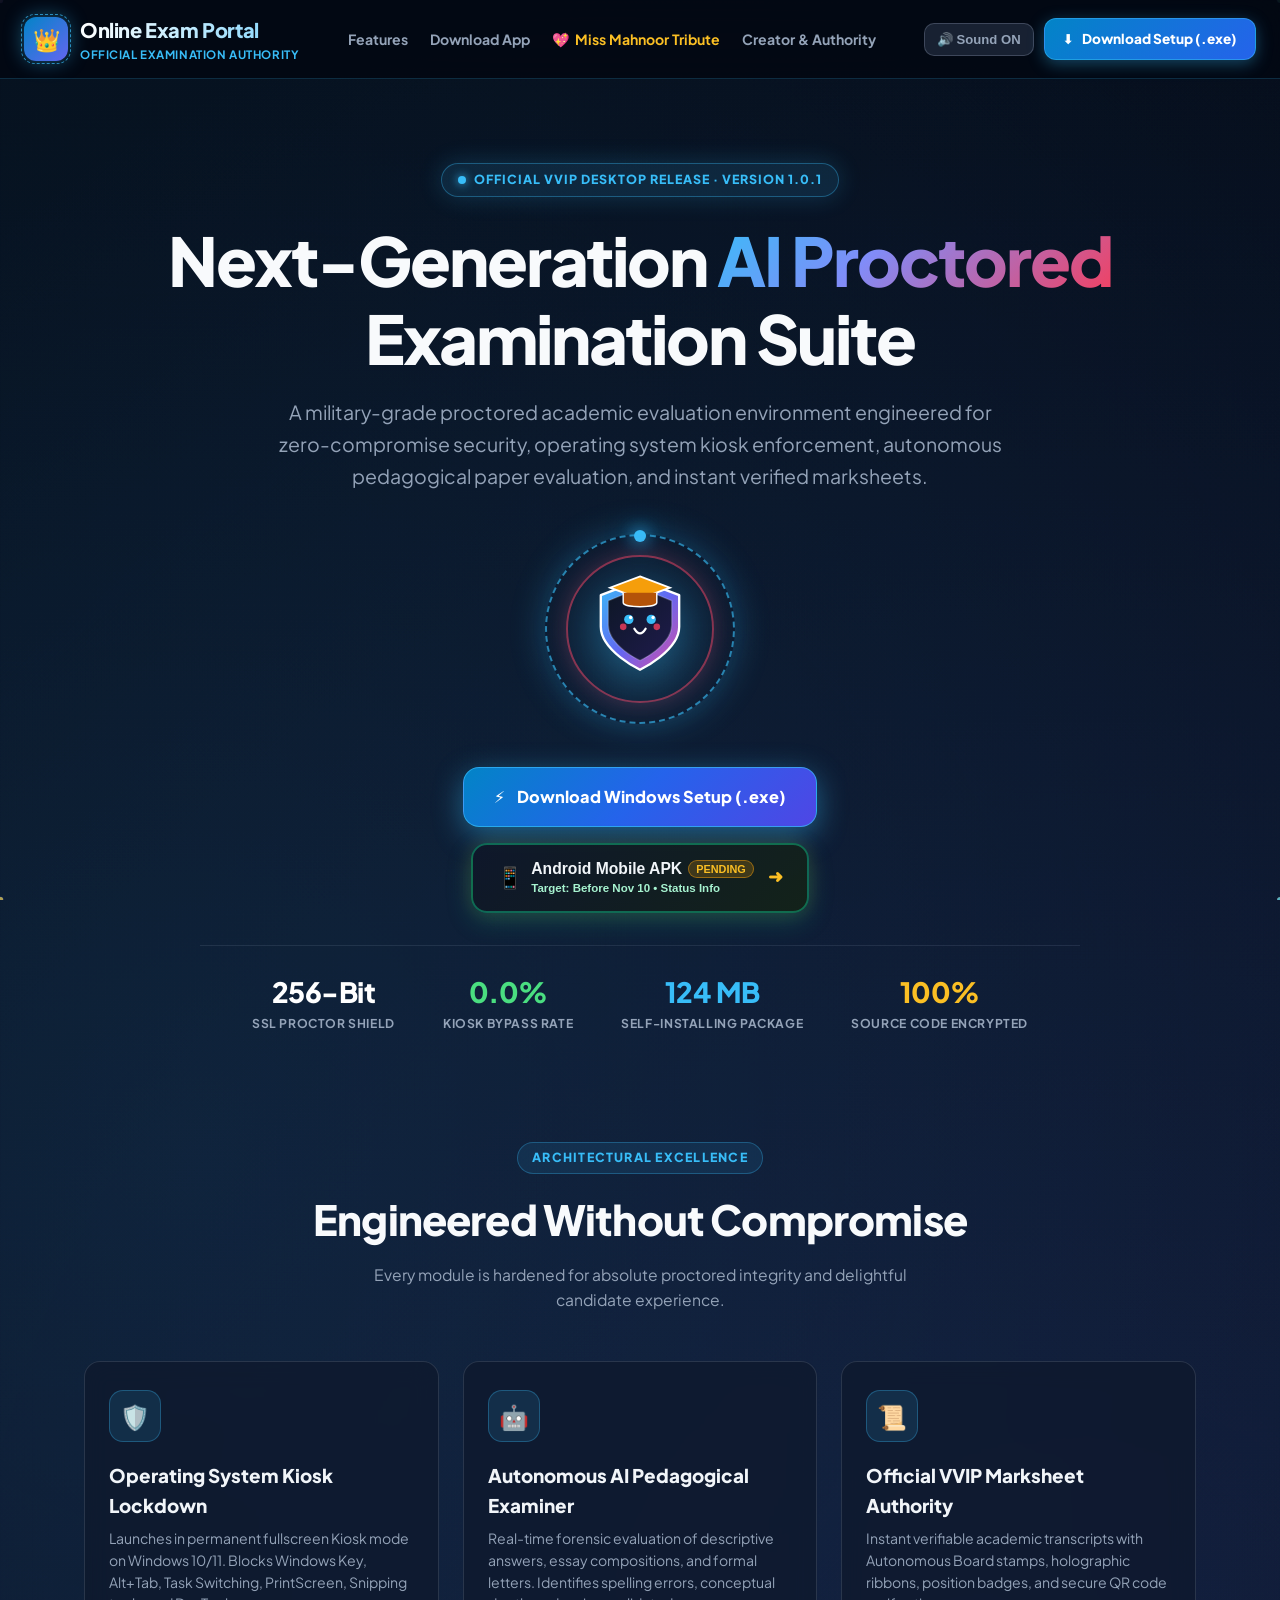
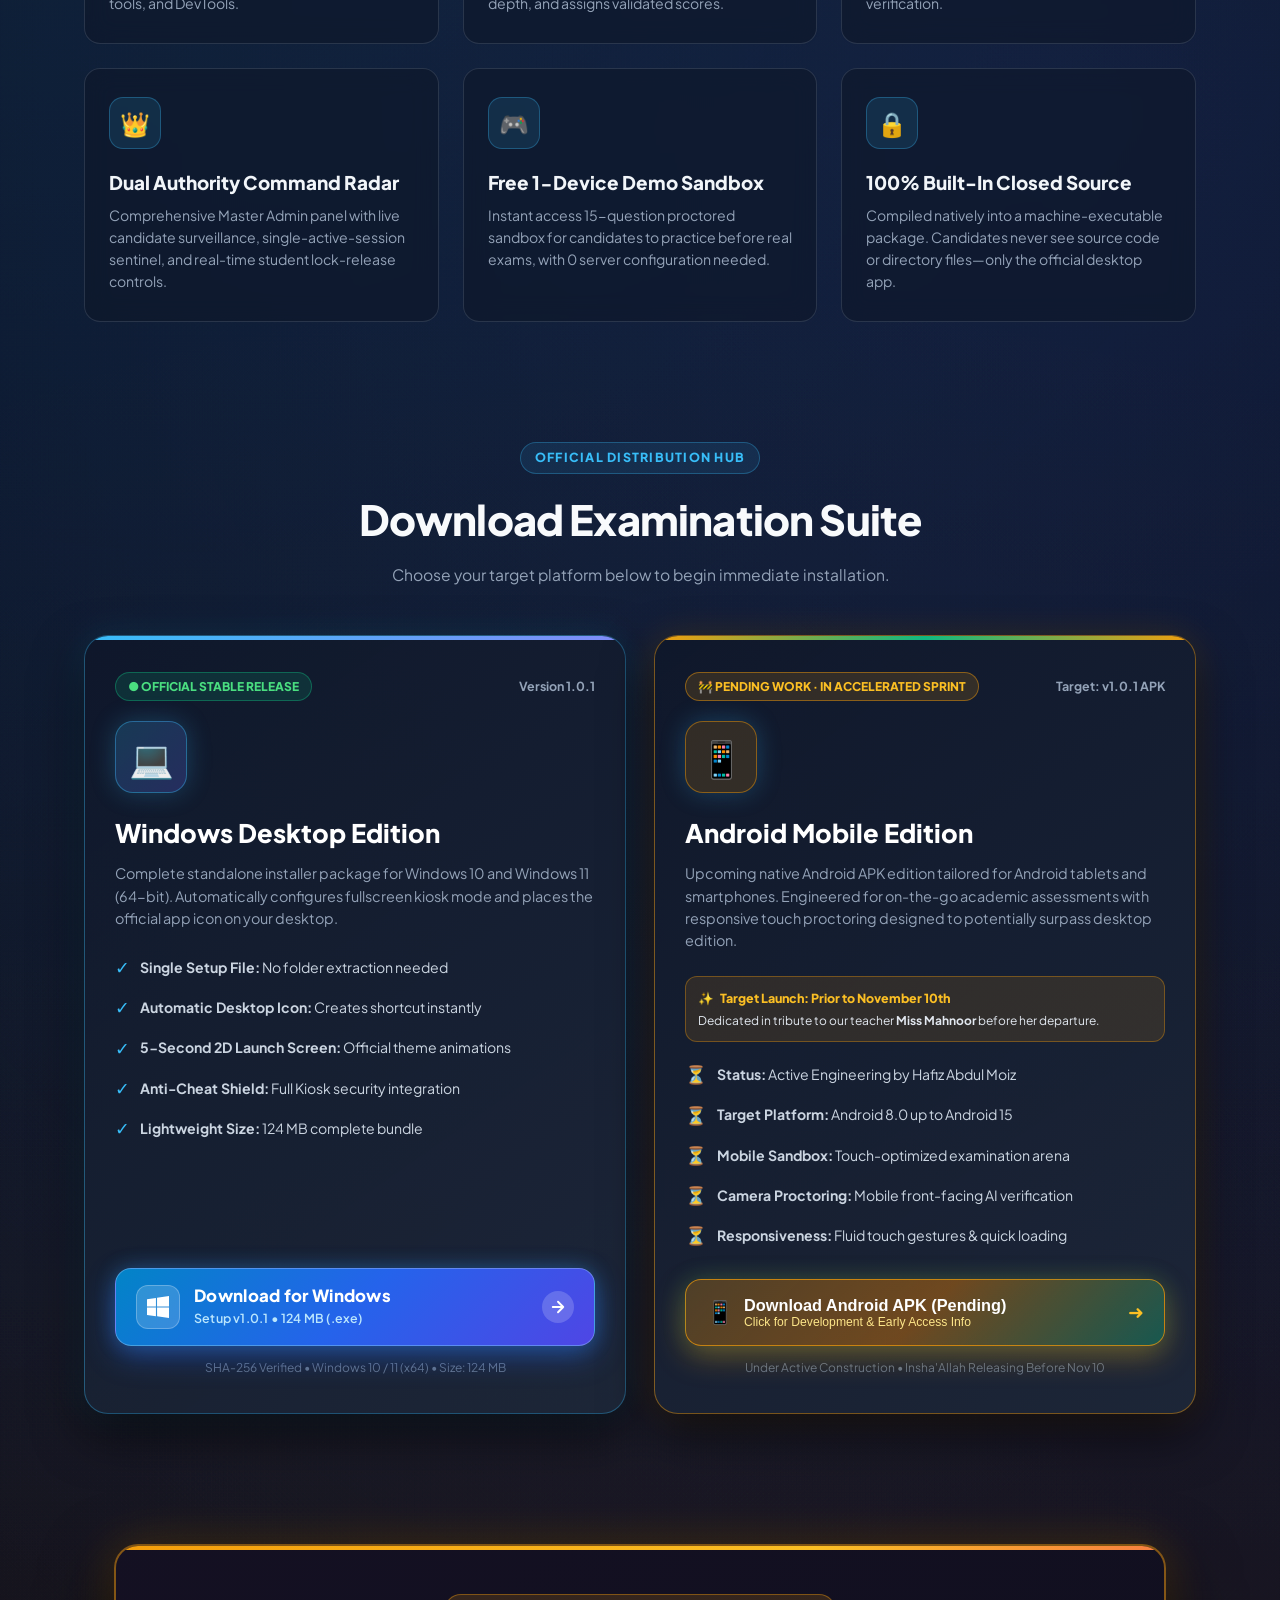
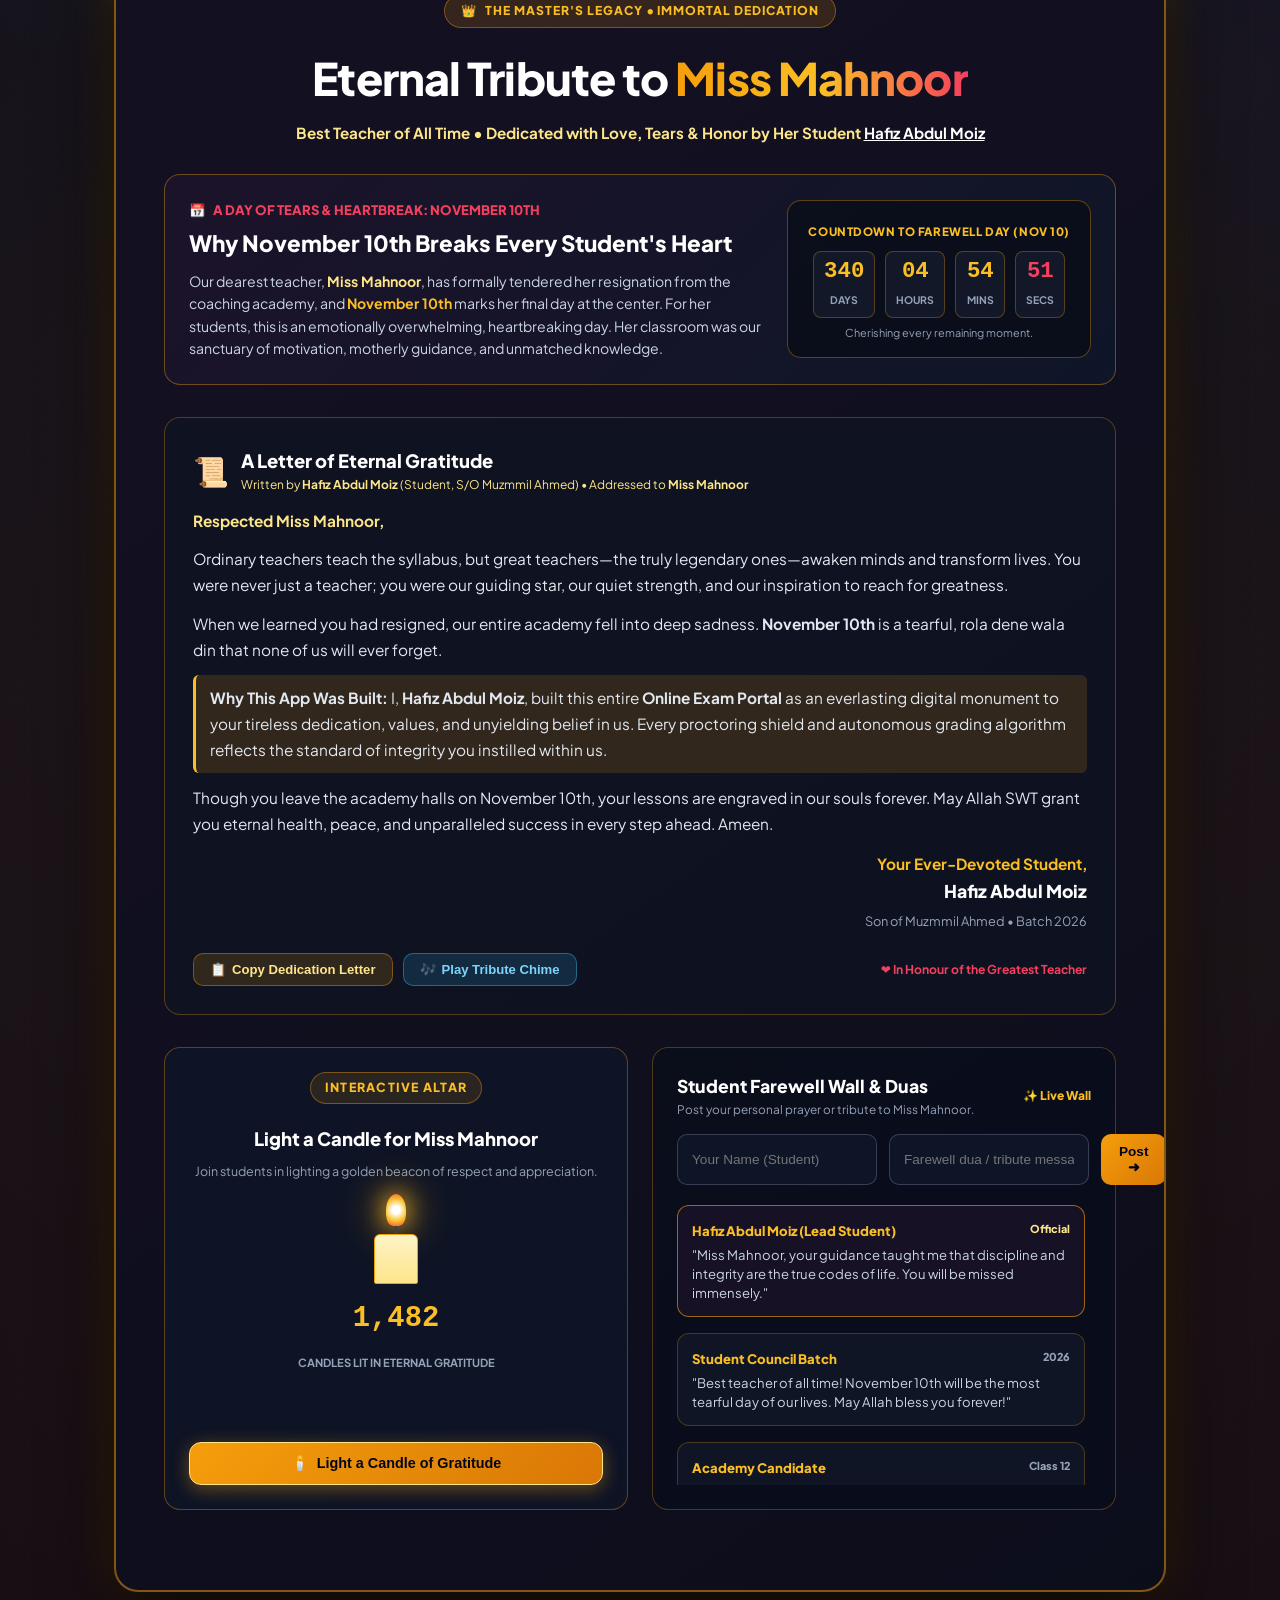
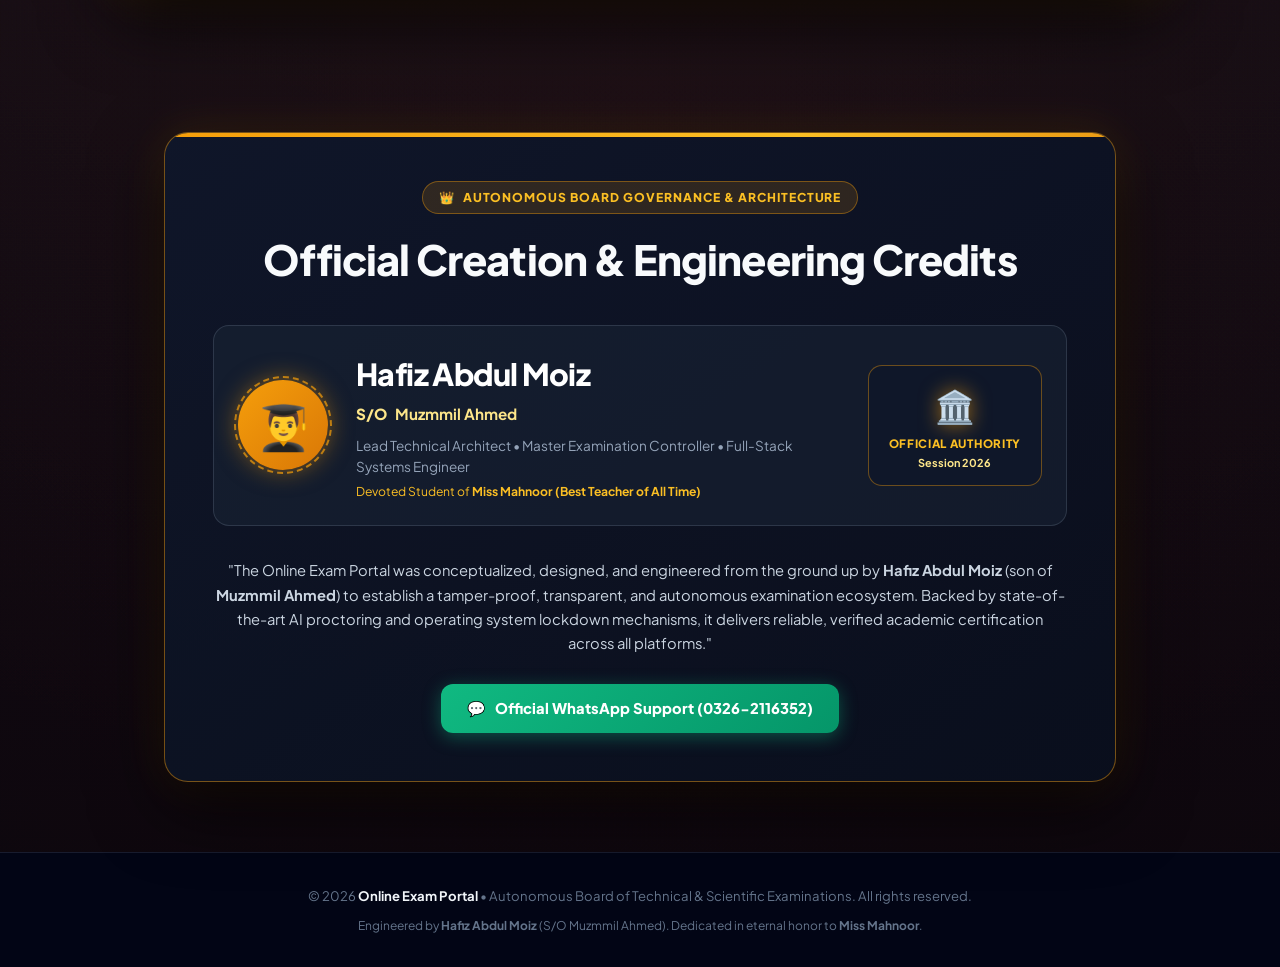
<file: index.html>
<!DOCTYPE html>
<html lang="en">
<head>
  <meta charset="UTF-8">
  <meta name="viewport" content="width=device-width, initial-scale=1.0">
  <meta name="description" content="Official Download & Architecture Hub for Online Exam Portal - Created by Hafiz Abdul Moiz, with an Eternal Tribute to Miss Mahnoor">
  <title>Download Online Exam Portal | Official AI Proctored Suite</title>
  <link rel="icon" type="image/x-icon" href="icon.ico">
  <link rel="preconnect" href="https://fonts.googleapis.com">
  <link rel="preconnect" href="https://fonts.gstatic.com" crossorigin>
  <link href="https://fonts.googleapis.com/css2?family=Cinzel:wght@600;700;900&family=Outfit:wght@500;700;800;900&family=Plus+Jakarta+Sans:wght@400;500;600;700;800&display=swap" rel="stylesheet">
  <link rel="stylesheet" href="style.css">
</head>
<body>
  <!-- Ambient Particle Constellation Canvas -->
  <canvas id="ambientCanvas"></canvas>

  <div class="page-wrapper">
    <!-- Top Navigation -->
    <header class="top-nav">
      <a href="index.html" class="nav-brand">
        <div class="brand-icon-box">
          <div class="brand-icon-ring"></div>
          <span>👑</span>
        </div>
        <div class="brand-text">
          <h1>Online Exam Portal</h1>
          <p>Official Examination Authority</p>
        </div>
      </a>

      <nav class="nav-links">
        <a href="#features" class="nav-link">Features</a>
        <a href="#downloads" class="nav-link">Download App</a>
        <a href="#tribute" class="nav-link nav-link-tribute">
          <span>💖</span> Miss Mahnoor Tribute
        </a>
        <a href="#creator" class="nav-link">Creator &amp; Authority</a>
      </nav>

      <div class="nav-actions">
        <button id="btnToggleSound" type="button" class="nav-btn-sound" title="Toggle audio feedback">
          🔊 Sound ON
        </button>
        <a id="navDownloadBtn" href="#downloads" class="nav-cta-btn">
          <span>⬇️</span> Download Setup (.exe)
        </a>
      </div>
    </header>

    <!-- Hero Section -->
    <section class="hero-section">
      <div class="hero-pill-badge">
        <span class="live-pulse-dot"></span>
        <span>OFFICIAL VVIP DESKTOP RELEASE · VERSION 1.0.1</span>
      </div>

      <h1 class="hero-title">
        Next-Generation <span class="gradient-text">AI Proctored</span> Examination Suite
      </h1>

      <p class="hero-subtitle">
        A military-grade proctored academic evaluation environment engineered for zero-compromise security, operating system kiosk enforcement, autonomous pedagogical paper evaluation, and instant verified marksheets.
      </p>

      <!-- Animated Floating Mascot -->
      <div class="mascot-hero-wrap">
        <div class="mascot-outer-ring">
          <div class="mascot-orbit-orb"></div>
        </div>
        <div class="mascot-inner-ring"></div>
        <div class="mascot-body-float">
          <svg width="112" height="112" viewBox="0 0 120 120" fill="none" xmlns="http://www.w3.org/2000/svg" style="filter: drop-shadow(0 12px 28px rgba(56, 189, 248, 0.55));">
            <defs>
              <linearGradient id="heroShieldGrad" x1="10" y1="20" x2="110" y2="110" gradientUnits="userSpaceOnUse">
                <stop stop-color="#38bdf8" />
                <stop offset="0.5" stop-color="#6366f1" />
                <stop offset="1" stop-color="#ec4899" />
              </linearGradient>
              <linearGradient id="heroCoreGrad" x1="30" y1="35" x2="90" y2="95" gradientUnits="userSpaceOnUse">
                <stop stop-color="#0f172a" />
                <stop offset="1" stop-color="#1e1b4b" />
              </linearGradient>
            </defs>
            <path d="M60 12L102 28V62C102 88 60 108 60 108C60 108 18 88 18 62V28L60 12Z" fill="url(#heroShieldGrad)" stroke="#ffffff" stroke-width="2.5" stroke-linejoin="round"/>
            <path d="M60 20L94 34V60C94 82 60 98 60 98C60 98 26 82 26 60V34L60 20Z" fill="url(#heroCoreGrad)" stroke="rgba(255,255,255,0.2)" stroke-width="1.5"/>
            <path d="M60 8L92 20L60 32L28 20L60 8Z" fill="#f59e0b" stroke="#ffffff" stroke-width="2"/>
            <path d="M42 25.5V36C42 42 78 42 78 36V25.5" fill="#b45309" stroke="#ffffff" stroke-width="1.5"/>
            <circle cx="48" cy="54" r="5" fill="#38bdf8"/>
            <circle cx="72" cy="54" r="5" fill="#38bdf8"/>
            <circle cx="50" cy="52" r="1.8" fill="#ffffff"/>
            <circle cx="74" cy="52" r="1.8" fill="#ffffff"/>
            <circle cx="42" cy="62" r="3.5" fill="#f43f5e" opacity="0.8"/>
            <circle cx="78" cy="62" r="3.5" fill="#f43f5e" opacity="0.8"/>
            <path d="M54 64C54 64 57 69 60 69C63 69 66 64 66 64" stroke="#ffffff" stroke-width="2.5" stroke-linecap="round"/>
          </svg>
        </div>
      </div>

      <!-- Hero Call-to-Action Buttons -->
      <div class="hero-cta-group">
        <a id="heroDownloadWinBtn" href="#downloads" class="btn-hero-primary">
          <span>⚡</span> Download Windows Setup (.exe)
        </a>
        <button id="heroApkBtn" type="button" class="btn-hero-android-enhanced">
          <div style="display:flex; align-items:center; gap:8px;">
            <span style="font-size:1.3rem;">📱</span>
            <div style="text-align:left;">
              <div style="display:flex; align-items:center;">
                <span id="heroApkTitle" style="font-weight:900;">Android Mobile APK</span>
                <span id="heroApkBadge" class="btn-android-badge-pending">Pending</span>
              </div>
              <small id="heroApkSub" style="font-size:0.72rem; color:#a7f3d0;">Target: Before Nov 10 • Status Info</small>
            </div>
          </div>
          <span style="font-size:1.1rem; color:#fbbf24;">➜</span>
        </button>
      </div>

      <!-- Hero Stats Row -->
      <div class="hero-stats-row">
        <div class="stat-item">
          <span class="stat-num">256-Bit</span>
          <span class="stat-lbl">SSL Proctor Shield</span>
        </div>
        <div class="stat-item">
          <span class="stat-num" style="color:#4ade80;">0.0%</span>
          <span class="stat-lbl">Kiosk Bypass Rate</span>
        </div>
        <div class="stat-item">
          <span class="stat-num" style="color:#38bdf8;">124 MB</span>
          <span class="stat-lbl">Self-Installing Package</span>
        </div>
        <div class="stat-item">
          <span class="stat-num" style="color:#fbbf24;">100%</span>
          <span class="stat-lbl">Source Code Encrypted</span>
        </div>
      </div>
    </section>

    <!-- Features Section -->
    <section id="features" class="features-section">
      <div class="section-header">
        <span class="section-tag">ARCHITECTURAL EXCELLENCE</span>
        <h2 class="section-title">Engineered Without Compromise</h2>
        <p class="section-sub">Every module is hardened for absolute proctored integrity and delightful candidate experience.</p>
      </div>

      <div class="feature-cards-grid">
        <div class="feature-box">
          <div class="feature-icon-circle">🛡️</div>
          <h3>Operating System Kiosk Lockdown</h3>
          <p>Launches in permanent fullscreen Kiosk mode on Windows 10/11. Blocks Windows Key, Alt+Tab, Task Switching, PrintScreen, Snipping tools, and DevTools.</p>
        </div>

        <div class="feature-box">
          <div class="feature-icon-circle">🤖</div>
          <h3>Autonomous AI Pedagogical Examiner</h3>
          <p>Real-time forensic evaluation of descriptive answers, essay compositions, and formal letters. Identifies spelling errors, conceptual depth, and assigns validated scores.</p>
        </div>

        <div class="feature-box">
          <div class="feature-icon-circle">📜</div>
          <h3>Official VVIP Marksheet Authority</h3>
          <p>Instant verifiable academic transcripts with Autonomous Board stamps, holographic ribbons, position badges, and secure QR code verification.</p>
        </div>

        <div class="feature-box">
          <div class="feature-icon-circle">👑</div>
          <h3>Dual Authority Command Radar</h3>
          <p>Comprehensive Master Admin panel with live candidate surveillance, single-active-session sentinel, and real-time student lock-release controls.</p>
        </div>

        <div class="feature-box">
          <div class="feature-icon-circle">🎮</div>
          <h3>Free 1-Device Demo Sandbox</h3>
          <p>Instant access 15-question proctored sandbox for candidates to practice before real exams, with 0 server configuration needed.</p>
        </div>

        <div class="feature-box">
          <div class="feature-icon-circle">🔒</div>
          <h3>100% Built-In Closed Source</h3>
          <p>Compiled natively into a machine-executable package. Candidates never see source code or directory files—only the official desktop app.</p>
        </div>
      </div>
    </section>

    <!-- Download Section -->
    <section id="downloads" class="download-section">
      <div class="section-header">
        <span class="section-tag">OFFICIAL DISTRIBUTION HUB</span>
        <h2 class="section-title">Download Examination Suite</h2>
        <p class="section-sub">Choose your target platform below to begin immediate installation.</p>
      </div>

      <div class="download-cards-grid">
        <!-- Windows Edition Card -->
        <article class="download-card">
          <div class="card-accent-strip"></div>
          <div>
            <div class="card-badge-row">
              <span class="card-badge-active">● OFFICIAL STABLE RELEASE</span>
              <span class="version-tag">Version 1.0.1</span>
            </div>

            <div class="card-icon-display">💻</div>

            <h3 class="card-title">Windows Desktop Edition</h3>
            <p class="card-desc">
              Complete standalone installer package for Windows 10 and Windows 11 (64-bit). Automatically configures fullscreen kiosk mode and places the official app icon on your desktop.
            </p>

            <ul class="card-feature-list">
              <li><span class="check-icon">✓</span> <span><strong>Single Setup File:</strong> No folder extraction needed</span></li>
              <li><span class="check-icon">✓</span> <span><strong>Automatic Desktop Icon:</strong> Creates shortcut instantly</span></li>
              <li><span class="check-icon">✓</span> <span><strong>5-Second 2D Launch Screen:</strong> Official theme animations</span></li>
              <li><span class="check-icon">✓</span> <span><strong>Anti-Cheat Shield:</strong> Full Kiosk security integration</span></li>
              <li><span class="check-icon">✓</span> <span><strong>Lightweight Size:</strong> 124 MB complete bundle</span></li>
            </ul>
          </div>

          <div class="card-footer-action">
            <a id="btnDownloadWindowsSetup"
               href="https://github.com/Hafiz-Abdul-Moiz/Online-Exam-Portal./releases/download/v1.0.1/Online.Exam.Portal.Setup.1.0.1.exe"
               class="btn-download-primary"
               download="Online.Exam.Portal.Setup.1.0.1.exe">
              <div class="btn-glow-layer"></div>
              <div class="btn-inner-content">
                <span class="btn-icon-wrap">
                  <svg class="win-icon" viewBox="0 0 24 24" fill="currentColor">
                    <path d="M0 3.449L9.75 2.1v9.451H0m10.949-9.602L24 0v11.551H10.949M0 12.6h9.75v9.451L0 20.699M10.949 12.6H24V24l-12.951-1.802"/>
                  </svg>
                </span>
                
                <div class="btn-text-group">
                  <span class="btn-title">Download for Windows</span>
                  <span class="btn-subtitle">Setup v1.0.1 • 124 MB (.exe)</span>
                </div>
                
                <span class="btn-arrow-wrap">
                  <svg class="arrow-icon" viewBox="0 0 24 24" fill="none" stroke="currentColor" stroke-width="2.5" stroke-linecap="round" stroke-linejoin="round">
                    <path d="M5 12h14M12 5l7 7-7 7"/>
                  </svg>
                </span>
              </div>
            </a>
            <p class="card-meta-note">SHA-256 Verified &bull; Windows 10 / 11 (x64) &bull; Size: 124 MB</p>
          </div>
        </article>

        <!-- Upgraded Android Edition Card -->
        <article class="download-card" style="border-color: rgba(245, 158, 11, 0.45); box-shadow: 0 20px 50px rgba(0,0,0,0.6), 0 0 35px rgba(245, 158, 11, 0.16);">
          <div class="card-accent-strip" style="background: linear-gradient(90deg, #f59e0b, #10b981, #f59e0b);"></div>
          <div>
            <div class="card-badge-row">
              <span id="cardApkBadge" class="card-badge-pending">🚧 PENDING WORK · IN ACCELERATED SPRINT</span>
              <span class="version-tag">Target: v1.0.1 APK</span>
            </div>

            <div class="card-icon-display" style="background: rgba(245, 158, 11, 0.15); border-color: rgba(245, 158, 11, 0.45); color: #fbbf24;">📱</div>

            <h3 class="card-title">Android Mobile Edition</h3>
            <p class="card-desc">
              Upcoming native Android APK edition tailored for Android tablets and smartphones. Engineered for on-the-go academic assessments with responsive touch proctoring designed to potentially surpass desktop edition.
            </p>

            <div style="background: rgba(245, 158, 11, 0.12); border: 1px solid rgba(245, 158, 11, 0.35); border-radius: 12px; padding: 12px; margin-bottom: 18px;">
              <div style="font-size:0.78rem; font-weight:800; color:#fbbf24; margin-bottom:4px; display:flex; align-items:center; gap:6px;">
                <span>✨</span> Target Launch: Prior to November 10th
              </div>
              <p style="font-size:0.75rem; color:#e2e8f0; line-height:1.4;">
                Dedicated in tribute to our teacher <strong>Miss Mahnoor</strong> before her departure.
              </p>
            </div>

            <ul class="card-feature-list">
              <li><span class="pending-bullet">⏳</span> <span><strong>Status:</strong> Active Engineering by Hafiz Abdul Moiz</span></li>
              <li><span class="pending-bullet">⏳</span> <span><strong>Target Platform:</strong> Android 8.0 up to Android 15</span></li>
              <li><span class="pending-bullet">⏳</span> <span><strong>Mobile Sandbox:</strong> Touch-optimized examination arena</span></li>
              <li><span class="pending-bullet">⏳</span> <span><strong>Camera Proctoring:</strong> Mobile front-facing AI verification</span></li>
              <li><span class="pending-bullet">⏳</span> <span><strong>Responsiveness:</strong> Fluid touch gestures &amp; quick loading</span></li>
            </ul>
          </div>

          <div class="card-action-wrap">
            <button id="btnOpenApkPendingModal" type="button" class="btn-download-apk-enhanced">
              <div style="display:flex; align-items:center; justify-content:space-between; width:100%;">
                <div style="display:flex; align-items:center; gap:10px;">
                  <span style="font-size:1.4rem;">📱</span>
                  <div>
                    <span id="btnApkCardTitle" style="display:block; font-size:1.02rem; font-weight:900; color:#ffffff;">Download Android APK (Pending)</span>
                    <span id="btnApkCardSubtitle" style="display:block; font-size:0.76rem; color:#fde68a;">Click for Development &amp; Early Access Info</span>
                  </div>
                </div>
                <span style="font-size:1.2rem; color:#fbbf24;">➜</span>
              </div>
            </button>
            <p id="cardApkFooterNote" class="card-meta-note">Under Active Construction &bull; Insha'Allah Releasing Before Nov 10</p>
          </div>
        </article>
      </div>
    </section>

    <!-- HEARTFELT TRIBUTE TO MISS MAHNOOR SECTION -->
    <section id="tribute" class="tribute-section">
      <div class="tribute-main-card">
        <div class="tribute-gold-laser"></div>

        <!-- Clean header container with zero CSS linter warnings -->
        <div class="tribute-header-container">
          <div class="tribute-header-badge">
            <span>👑</span> THE MASTER'S LEGACY &bull; IMMORTAL DEDICATION
          </div>
          <h2 class="tribute-hero-title">
            Eternal Tribute to <span class="tribute-name-highlight">Miss Mahnoor</span>
          </h2>
          <p class="tribute-subtitle">
            Best Teacher of All Time &bull; Dedicated with Love, Tears &amp; Honor by Her Student <span class="tribute-creator-name">Hafiz Abdul Moiz</span>
          </p>
        </div>

        <!-- Emotional November 10th Resignation Banner & Countdown -->
        <div class="tribute-farewell-banner">
          <div>
            <div style="display: flex; align-items: center; gap: 8px; color: #f43f5e; font-size: 0.82rem; font-weight: 900; text-transform: uppercase; margin-bottom: 6px;">
              <span>📅</span> A Day of Tears &amp; Heartbreak: November 10th
            </div>
            <h3 style="font-size: 1.4rem; font-weight: 900; color: #ffffff; margin-bottom: 8px;">
              Why November 10th Breaks Every Student's Heart
            </h3>
            <p style="font-size: 0.88rem; color: #cbd5e1; line-height: 1.6;">
              Our dearest teacher, <strong style="color:#fde68a;">Miss Mahnoor</strong>, has formally tendered her resignation from the coaching academy, and <strong style="color:#fbbf24;">November 10th</strong> marks her final day at the center. For her students, this is an emotionally overwhelming, heartbreaking day. Her classroom was our sanctuary of motivation, motherly guidance, and unmatched knowledge.
            </p>
          </div>

          <div class="tribute-countdown-box">
            <span style="font-size: 0.72rem; font-weight: 800; color: #fbbf24; text-transform: uppercase; letter-spacing: 0.05em;">
              Countdown to Farewell Day (Nov 10)
            </span>
            <div class="countdown-digits-grid">
              <div class="countdown-digit-cell">
                <span id="tributeDays" class="countdown-val">00</span>
                <span class="countdown-lbl">Days</span>
              </div>
              <div class="countdown-digit-cell">
                <span id="tributeHours" class="countdown-val">00</span>
                <span class="countdown-lbl">Hours</span>
              </div>
              <div class="countdown-digit-cell">
                <span id="tributeMins" class="countdown-val">00</span>
                <span class="countdown-lbl">Mins</span>
              </div>
              <div class="countdown-digit-cell">
                <span id="tributeSecs" class="countdown-val" style="color:#f43f5e;">00</span>
                <span class="countdown-lbl">Secs</span>
              </div>
            </div>
            <small style="font-size: 0.68rem; color: #94a3b8; display: block; margin-top: 6px;">
              Cherishing every remaining moment.
            </small>
          </div>
        </div>

        <!-- Dedication Letter from Hafiz Abdul Moiz -->
        <div class="tribute-letter-box">
          <div style="display:flex; align-items:center; gap:12px; margin-bottom:14px;">
            <span style="font-size: 1.8rem;">📜</span>
            <div>
              <h4 style="font-size: 1.15rem; font-weight: 900; color: #ffffff;">A Letter of Eternal Gratitude</h4>
              <p style="font-size: 0.75rem; color: #fde68a;">
                Written by <strong>Hafiz Abdul Moiz</strong> (Student, S/O Muzmmil Ahmed) &bull; Addressed to <strong>Miss Mahnoor</strong>
              </p>
            </div>
          </div>

          <div class="tribute-letter-quote">
            <p style="margin-bottom: 12px; font-weight: 700; color: #fde68a;">Respected Miss Mahnoor,</p>
            <p style="margin-bottom: 12px;">
              Ordinary teachers teach the syllabus, but great teachers—the truly legendary ones—awaken minds and transform lives. You were never just a teacher; you were our guiding star, our quiet strength, and our inspiration to reach for greatness.
            </p>
            <p style="margin-bottom: 12px;">
              When we learned you had resigned, our entire academy fell into deep sadness. <strong>November 10th</strong> is a tearful, rola dene wala din that none of us will ever forget.
            </p>
            <p style="margin-bottom: 12px; background: rgba(245, 158, 11, 0.15); border-left: 3px solid #fbbf24; padding: 10px 14px; border-radius: 6px;">
              <strong>Why This App Was Built:</strong> I, <strong>Hafiz Abdul Moiz</strong>, built this entire <strong>Online Exam Portal</strong> as an everlasting digital monument to your tireless dedication, values, and unyielding belief in us. Every proctoring shield and autonomous grading algorithm reflects the standard of integrity you instilled within us.
            </p>
            <p>
              Though you leave the academy halls on November 10th, your lessons are engraved in our souls forever. May Allah SWT grant you eternal health, peace, and unparalleled success in every step ahead. Ameen.
            </p>
            <div style="text-align: right; margin-top: 14px;">
              <strong style="color: #fbbf24; display:block;">Your Ever-Devoted Student,</strong>
              <span style="color: #ffffff; font-weight: 900; font-size: 1.1rem;">Hafiz Abdul Moiz</span><br>
              <small style="color: #94a3b8;">Son of Muzmmil Ahmed &bull; Batch 2026</small>
            </div>
          </div>

          <div class="tribute-letter-actions">
            <div style="display:flex; gap:10px; flex-wrap:wrap;">
              <button id="btnCopyTributeLetter" type="button" class="btn-tribute-action">
                <span>📋</span> Copy Dedication Letter
              </button>
              <button id="btnPlayTributeMelody" type="button" class="btn-tribute-action" style="background:rgba(56,189,248,0.15); border-color:rgba(56,189,248,0.4); color:#7dd3fc;">
                <span>🎶</span> Play Tribute Chime
              </button>
            </div>
            <span style="font-size: 0.76rem; color: #f43f5e; font-weight: 700;">
              ❤️ In Honour of the Greatest Teacher
            </span>
          </div>
        </div>

        <!-- Interactive Candle + Guestbook Row -->
        <div class="tribute-interact-row">
          <!-- Candle Altar -->
          <div class="tribute-candle-card">
            <div>
              <span class="section-tag section-tag-gold">INTERACTIVE ALTAR</span>
              <h4 style="font-size: 1.15rem; font-weight: 900; color: #ffffff; margin: 8px 0;">
                Light a Candle for Miss Mahnoor
              </h4>
              <p style="font-size: 0.78rem; color: #94a3b8;">
                Join students in lighting a golden beacon of respect and appreciation.
              </p>

              <!-- Animated Candle -->
              <div class="candle-graphic-wrap">
                <div class="candle-flame"></div>
                <div class="candle-wick"></div>
                <div class="candle-body"></div>
              </div>

              <div id="candleCountDisplay" class="candle-count-display">1,482</div>
              <small style="font-size: 0.7rem; color: #94a3b8; text-transform: uppercase; font-weight: 700;">
                Candles Lit in Eternal Gratitude
              </small>
            </div>

            <button id="btnLightCandle" type="button" class="btn-light-candle" style="margin-top: 18px;">
              <span>🕯️</span> Light a Candle of Gratitude
            </button>
          </div>

          <!-- Student Farewell Guestbook -->
          <div class="tribute-guestbook-wrap">
            <div style="display: flex; justify-content: space-between; align-items: center; margin-bottom: 14px;">
              <div>
                <h4 style="font-size: 1.1rem; font-weight: 900; color: #ffffff;">
                  Student Farewell Wall &amp; Duas
                </h4>
                <p style="font-size: 0.74rem; color: #94a3b8;">
                  Post your personal prayer or tribute to Miss Mahnoor.
                </p>
              </div>
              <span style="font-size: 0.75rem; color: #fbbf24; font-weight: 800;">
                ✨ Live Wall
              </span>
            </div>

            <form id="tributeGuestbookForm" class="guestbook-form">
              <input id="guestbookAuthor" type="text" placeholder="Your Name (Student)" class="guestbook-input" required>
              <input id="guestbookMessage" type="text" placeholder="Farewell dua / tribute message to Miss Mahnoor..." class="guestbook-input" required>
              <button type="submit" class="btn-post-tribute">
                Post ➜
              </button>
            </form>

            <div id="guestbookMessagesList" class="guestbook-messages-list">
              <div class="guestbook-item-card" style="border-color: rgba(245, 158, 11, 0.6); background: rgba(30, 20, 45, 0.7);">
                <div class="guestbook-item-author">
                  <span>Hafiz Abdul Moiz (Lead Student)</span>
                  <span style="font-size:0.68rem; color:#fde68a;">Official</span>
                </div>
                <p class="guestbook-item-text">
                  "Miss Mahnoor, your guidance taught me that discipline and integrity are the true codes of life. You will be missed immensely."
                </p>
              </div>

              <div class="guestbook-item-card">
                <div class="guestbook-item-author">
                  <span>Student Council Batch</span>
                  <span style="font-size:0.68rem; color:#94a3b8;">2026</span>
                </div>
                <p class="guestbook-item-text">
                  "Best teacher of all time! November 10th will be the most tearful day of our lives. May Allah bless you forever!"
                </p>
              </div>

              <div class="guestbook-item-card">
                <div class="guestbook-item-author">
                  <span>Academy Candidate</span>
                  <span style="font-size:0.68rem; color:#94a3b8;">Class 12</span>
                </div>
                <p class="guestbook-item-text">
                  "Thank you for making difficult subjects so easy and treating every student like your own family."
                </p>
              </div>
            </div>
          </div>
        </div>
      </div>
    </section>

    <!-- Creator Section -->
    <section id="creator" class="creator-section">
      <div class="creator-card">
        <div class="creator-gold-trim"></div>

        <div class="creator-header">
          <div class="creator-badge">
            <span>👑</span> AUTONOMOUS BOARD GOVERNANCE &amp; ARCHITECTURE
          </div>
          <h2 class="section-title">Official Creation &amp; Engineering Credits</h2>
        </div>

        <div class="creator-grid">
          <div class="creator-avatar-wrap">
            <div class="creator-avatar-circle">👨‍🎓</div>
            <div class="creator-avatar-ring"></div>
          </div>

          <div class="creator-info">
            <h3>Hafiz Abdul Moiz</h3>
            <div class="creator-father-row">
              <span>S/O</span> <strong>Muzmmil Ahmed</strong>
            </div>
            <p class="creator-title-row">
              Lead Technical Architect &bull; Master Examination Controller &bull; Full-Stack Systems Engineer
            </p>
            <p style="font-size: 0.76rem; color: #fbbf24; margin-top: 4px;">
              Devoted Student of <strong>Miss Mahnoor (Best Teacher of All Time)</strong>
            </p>
          </div>

          <div class="creator-verified-seal">
            <span class="seal-icon">🏛️</span>
            <span class="seal-text">Official Authority</span>
            <small style="color:#fde68a; font-weight:700; font-size:0.68rem;">Session 2026</small>
          </div>
        </div>

        <p class="creator-bio-text">
          "The Online Exam Portal was conceptualized, designed, and engineered from the ground up by <strong>Hafiz Abdul Moiz</strong> (son of <strong>Muzmmil Ahmed</strong>) to establish a tamper-proof, transparent, and autonomous examination ecosystem. Backed by state-of-the-art AI proctoring and operating system lockdown mechanisms, it delivers reliable, verified academic certification across all platforms."
        </p>

        <div class="creator-actions-row">
          <a href="https://wa.me/923262116352?text=Assalam-o-Alaikum%20Hafiz%20Abdul%20Moiz!%20I%20have%20an%20inquiry%20regarding%20the%20Online%20Exam%20Portal." target="_blank" rel="noopener noreferrer" class="btn-contact-whatsapp">
            <span>💬</span> Official WhatsApp Support (0326-2116352)
          </a>
        </div>
      </div>
    </section>

    <!-- Page Footer -->
    <footer class="page-footer">
      <div class="footer-inner">
        <p class="footer-copy">
          &copy; 2026 <strong>Online Exam Portal</strong> &bull; Autonomous Board of Technical &amp; Scientific Examinations. All rights reserved.
        </p>
        <p style="font-size:0.75rem; color:#64748b;">
          Engineered by <strong>Hafiz Abdul Moiz</strong> (S/O Muzmmil Ahmed). Dedicated in eternal honor to <strong>Miss Mahnoor</strong>.
        </p>
      </div>
    </footer>
  </div>

  <!-- ANDROID MODAL WITH UPDATED ENGLISH TEXT AS REQUESTED -->
  <div id="androidPendingModal" class="modal-overlay" style="display:none;" aria-hidden="true">
    <div class="pending-modal-card">
      <div class="modal-gold-laser"></div>

      <div class="modal-mascot-box">
        <span>📱</span>
      </div>

      <div class="modal-badge">
        <span>🚧</span> MOBILE ENGINEERING IN HIGH FLIGHT
      </div>

      <h3 class="modal-title">Android Mobile APK Edition</h3>
      <p style="font-size:0.75rem; color:#10b981; font-weight:700; text-transform:uppercase; margin-bottom:14px;">
        Under Accelerated Development by Hafiz Abdul Moiz
      </p>

      <div class="modal-text-box">
        <p style="margin-bottom: 10px; font-weight: 700; color: #ffffff;">
          Dear Candidate &amp; Student,
        </p>
        <p style="margin-bottom: 10px;">
          The official <strong>Android Mobile Edition</strong> of the Online Exam Portal is actively being engineered, tested, and optimized by Lead Technical Architect <strong>Hafiz Abdul Moiz</strong>.
        </p>
        <p style="margin-bottom: 10px; color: #7dd3fc;">
          ⚡ <strong>Performance Leap:</strong> We are engineering this mobile version with touch-gesture proctoring, ultra-low battery consumption, and lightweight responsiveness—it is designed to potentially be <em>even more fluid, responsive, and seamless than the Windows desktop edition!</em>
        </p>

        <!-- November 10th Context as Requested -->
        <div class="modal-highlight-alert">
          <div style="font-weight: 800; font-size: 0.88rem; margin-bottom: 4px; display:flex; align-items:center; gap:6px;">
            <span>📅</span> Target Launch: Prior to November 10th
          </div>
          <p style="margin: 0; line-height: 1.45;">
            Insha'Allah, our utmost endeavor and mission is to release the Android edition <strong>before November 10th</strong>. November 10th marks an emotionally profound, bittersweet, and tearful day for students across our institute—the heartbreaking final day and resignation of our beloved mentor, <strong style="color:#ffffff;">Miss Mahnoor (The Best Teacher of All Time)</strong>.
          </p>
          <small style="display:block; margin-top:6px; color:#fde68a; font-style:italic;">
            ❤️ Our ambition is to dedicate this breakthrough mobile release in her honor before that emotional parting day arrives.
          </small>
        </div>
      </div>

      <!-- Live Development Progress Track -->
      <div class="progress-track-box">
        <div class="progress-label-row">
          <span>Android Mobile Optimization Sprint</span>
          <span style="color:#10b981; font-family:monospace; font-weight:900;">78% Complete</span>
        </div>
        <div class="progress-bar-wrap">
          <div class="progress-bar-fill"></div>
        </div>
        <div style="display:flex; justify-content:space-between; font-size:0.7rem; color:#94a3b8; margin-top:8px;">
          <span>Touch Sandbox: Ready</span>
          <span>AI Cam: In Testing</span>
          <span>Kiosk Shield: 85%</span>
        </div>
      </div>

      <!-- Pre-registration Alert Input -->
      <div style="margin-bottom: 20px; text-align: left;">
        <label style="display:block; font-size:0.76rem; font-weight:700; color:#cbd5e1; margin-bottom:6px;">
          Receive an instant VIP ping when the APK drops:
        </label>
        <div style="display: flex; gap: 8px;">
          <input id="inputApkEmail" type="text" placeholder="Enter Email or WhatsApp (e.g. 0326-XXXXXXX)" style="flex:1; background:rgba(15,23,42,0.9); border:1px solid rgba(148,163,184,0.3); border-radius:10px; padding:10px 14px; font-size:0.8rem; color:#ffffff; outline:none;">
          <button id="btnNotifyApkRelease" type="button" class="btn-modal-action" style="flex:0 0 auto; padding:10px 16px;">
            <span>🔔</span> Notify Me
          </button>
        </div>
      </div>

      <div class="modal-actions">
        <button id="btnClosePendingModal" type="button" class="btn-modal-dismiss">
          Understood (Close)
        </button>
      </div>
    </div>
  </div>

  <script src="script.js"></script>
</body>
</html>
</file>
<file: style.css>
:root {
  --bg-deep: #030712;
  --bg-surface: #0a0f1d;
  --bg-card: rgba(15, 23, 42, 0.75);
  --border-cyan: rgba(56, 189, 248, 0.35);
  --border-gold: rgba(245, 158, 11, 0.45);
  --border-emerald: rgba(16, 185, 129, 0.45);
  --text-main: #f8fafc;
  --text-muted: #94a3b8;
  --text-dim: #64748b;
  --radius-lg: 24px;
  --radius-md: 16px;
}

*, *::before, *::after {
  box-sizing: border-box;
  margin: 0;
  padding: 0;
}

html {
  scroll-behavior: smooth;
  font-family: 'Plus Jakarta Sans', system-ui, -apple-system, BlinkMacSystemFont, "Segoe UI", Roboto, sans-serif;
  background-color: var(--bg-deep);
  color: var(--text-main);
  overflow-x: hidden;
}

body {
  min-height: 100vh;
  position: relative;
  background:
    radial-gradient(circle at 15% 20%, rgba(56, 189, 248, 0.12) 0%, transparent 45%),
    radial-gradient(circle at 85% 30%, rgba(99, 102, 241, 0.12) 0%, transparent 45%),
    radial-gradient(circle at 50% 65%, rgba(245, 158, 11, 0.08) 0%, transparent 50%),
    radial-gradient(circle at 50% 85%, rgba(244, 63, 94, 0.08) 0%, transparent 50%),
    linear-gradient(180deg, #030712 0%, #070d1e 50%, #020409 100%);
  line-height: 1.6;
}

#ambientCanvas {
  position: fixed;
  inset: 0;
  pointer-events: none;
  z-index: 0;
}

.page-wrapper {
  position: relative;
  z-index: 1;
  display: flex;
  flex-direction: column;
  min-height: 100vh;
}

/* ========================================================
   NAVIGATION BAR
   ======================================================== */
.top-nav {
  position: sticky;
  top: 0;
  z-index: 100;
  backdrop-filter: blur(20px);
  -webkit-backdrop-filter: blur(20px);
  background: rgba(3, 7, 18, 0.86);
  border-bottom: 1px solid rgba(56, 189, 248, 0.2);
  padding: 14px 24px;
  display: flex;
  align-items: center;
  justify-content: space-between;
  gap: 20px;
}

.nav-brand {
  display: flex;
  align-items: center;
  gap: 12px;
  text-decoration: none;
  color: inherit;
}

.brand-icon-box {
  width: 44px;
  height: 44px;
  border-radius: 12px;
  background: linear-gradient(135deg, #0284c7, #6366f1);
  display: flex;
  align-items: center;
  justify-content: center;
  box-shadow: 0 0 20px rgba(56, 189, 248, 0.45);
  font-size: 22px;
  position: relative;
}

.brand-icon-ring {
  position: absolute;
  inset: -3px;
  border: 1.5px dashed rgba(56, 189, 248, 0.7);
  border-radius: 14px;
  animation: spinRing 12s linear infinite;
}

@keyframes spinRing {
  to { transform: rotate(360deg); }
}

.brand-text h1 {
  font-size: 1.25rem;
  font-weight: 900;
  letter-spacing: -0.02em;
  background: linear-gradient(90deg, #ffffff, #7dd3fc);
  -webkit-background-clip: text;
  background-clip: text;
  -webkit-text-fill-color: transparent;
}

.brand-text p {
  font-size: 0.72rem;
  font-weight: 700;
  color: #38bdf8;
  letter-spacing: 0.05em;
  text-transform: uppercase;
}

.nav-links {
  display: flex;
  align-items: center;
  gap: 22px;
}

.nav-link {
  color: var(--text-muted);
  text-decoration: none;
  font-size: 0.88rem;
  font-weight: 700;
  transition: all 0.2s;
}

.nav-link:hover {
  color: #38bdf8;
}

.nav-link-tribute {
  color: #fbbf24 !important;
  display: inline-flex;
  align-items: center;
  gap: 5px;
}

.nav-link-tribute:hover {
  color: #fde68a !important;
  text-shadow: 0 0 12px rgba(245, 158, 11, 0.6);
}

.nav-actions {
  display: flex;
  align-items: center;
  gap: 10px;
}

.nav-btn-sound {
  background: rgba(30, 41, 59, 0.8);
  border: 1px solid rgba(148, 163, 184, 0.3);
  color: #94a3b8;
  padding: 8px 12px;
  border-radius: 10px;
  cursor: pointer;
  font-size: 0.82rem;
  font-weight: 700;
  transition: all 0.2s ease;
  display: flex;
  align-items: center;
  gap: 6px;
}

.nav-btn-sound:hover {
  border-color: #38bdf8;
  color: #38bdf8;
}

.nav-cta-btn {
  display: inline-flex;
  align-items: center;
  gap: 8px;
  padding: 9px 18px;
  border-radius: 12px;
  background: linear-gradient(135deg, #0284c7, #2563eb);
  border: 1px solid rgba(56, 189, 248, 0.5);
  color: #ffffff;
  font-size: 0.85rem;
  font-weight: 800;
  text-decoration: none;
  box-shadow: 0 4px 16px rgba(56, 189, 248, 0.35);
  transition: all 0.25s;
}

.nav-cta-btn:hover {
  transform: translateY(-2px);
  box-shadow: 0 8px 24px rgba(56, 189, 248, 0.6);
  filter: brightness(1.1);
}

/* ========================================================
   HERO SECTION
   ======================================================== */
.hero-section {
  padding: clamp(48px, 8vw, 84px) 24px 48px;
  max-width: 1200px;
  margin: 0 auto;
  text-align: center;
  display: flex;
  flex-direction: column;
  align-items: center;
  position: relative;
}

.hero-pill-badge {
  display: inline-flex;
  align-items: center;
  gap: 8px;
  padding: 6px 16px;
  border-radius: 999px;
  font-size: 0.78rem;
  font-weight: 800;
  letter-spacing: 0.08em;
  text-transform: uppercase;
  color: #38bdf8;
  background: rgba(56, 189, 248, 0.12);
  border: 1px solid rgba(56, 189, 248, 0.35);
  margin-bottom: 24px;
  box-shadow: 0 0 25px rgba(56, 189, 248, 0.2);
}

.live-pulse-dot {
  width: 8px;
  height: 8px;
  border-radius: 50%;
  background: #38bdf8;
  box-shadow: 0 0 10px #38bdf8;
  animation: pulseDot 1.8s infinite alternate;
}

@keyframes pulseDot {
  from { transform: scale(0.9); opacity: 0.6; }
  to { transform: scale(1.4); opacity: 1; }
}

.hero-title {
  font-size: clamp(2.2rem, 5.5vw, 4.2rem);
  font-weight: 900;
  line-height: 1.15;
  letter-spacing: -0.03em;
  margin-bottom: 20px;
  max-width: 960px;
}

.gradient-text {
  background: linear-gradient(135deg, #38bdf8 0%, #818cf8 40%, #f43f5e 100%);
  -webkit-background-clip: text;
  background-clip: text;
  -webkit-text-fill-color: transparent;
}

.hero-subtitle {
  font-size: clamp(1rem, 2vw, 1.22rem);
  color: var(--text-muted);
  max-width: 740px;
  margin: 0 auto 36px;
  line-height: 1.65;
}

.mascot-hero-wrap {
  position: relative;
  width: 200px;
  height: 200px;
  display: flex;
  align-items: center;
  justify-content: center;
  margin-bottom: 38px;
}

.mascot-outer-ring {
  position: absolute;
  width: 190px;
  height: 190px;
  border-radius: 50%;
  border: 2px dashed rgba(56, 189, 248, 0.65);
  animation: spinRing 14s linear infinite;
  box-shadow: 0 0 35px rgba(56, 189, 248, 0.3);
}

.mascot-orbit-orb {
  position: absolute;
  top: -6px;
  left: 50%;
  margin-left: -6px;
  width: 12px;
  height: 12px;
  border-radius: 50%;
  background: #38bdf8;
  box-shadow: 0 0 16px #38bdf8, 0 0 28px #0284c7;
}

.mascot-inner-ring {
  position: absolute;
  width: 148px;
  height: 148px;
  border-radius: 50%;
  border: 2px solid rgba(244, 63, 94, 0.55);
  animation: spinCounterRing 9s linear infinite;
  box-shadow: 0 0 25px rgba(244, 63, 94, 0.25);
}

@keyframes spinCounterRing {
  from { transform: rotate(360deg); }
  to { transform: rotate(0deg); }
}

.mascot-body-float {
  animation: mascotFloat 3.2s ease-in-out infinite;
  position: relative;
  z-index: 2;
}

@keyframes mascotFloat {
  0%, 100% { transform: translateY(0px) rotate(0deg); }
  50% { transform: translateY(-12px) rotate(1.5deg); }
}

.hero-cta-group {
  display: flex;
  align-items: center;
  justify-content: center;
  gap: 16px;
  flex-wrap: wrap;
  margin-bottom: 32px;
  width: 100%;
  max-width: 650px;
}

.btn-hero-primary {
  display: inline-flex;
  align-items: center;
  gap: 12px;
  padding: 16px 30px;
  border-radius: 16px;
  background: linear-gradient(135deg, #0284c7 0%, #2563eb 50%, #4f46e5 100%);
  border: 1px solid rgba(56, 189, 248, 0.7);
  color: #ffffff;
  font-size: 1.02rem;
  font-weight: 900;
  text-decoration: none;
  box-shadow: 0 8px 30px rgba(56, 189, 248, 0.45);
  transition: all 0.25s cubic-bezier(0.16, 1, 0.3, 1);
  position: relative;
  overflow: hidden;
}

.btn-hero-primary:hover {
  transform: translateY(-3px);
  box-shadow: 0 14px 40px rgba(56, 189, 248, 0.65);
  filter: brightness(1.1);
}

/* Enhanced Android Hero Button */
.btn-hero-android-enhanced {
  display: inline-flex;
  align-items: center;
  justify-content: space-between;
  gap: 14px;
  padding: 15px 24px;
  border-radius: 16px;
  background: linear-gradient(135deg, rgba(15, 23, 42, 0.95), rgba(20, 35, 25, 0.95));
  border: 2px solid rgba(16, 185, 129, 0.5);
  color: #f1f5f9;
  font-size: 0.98rem;
  font-weight: 800;
  text-decoration: none;
  cursor: pointer;
  transition: all 0.3s cubic-bezier(0.16, 1, 0.3, 1);
  backdrop-filter: blur(14px);
  position: relative;
  overflow: hidden;
  box-shadow: 0 8px 25px rgba(16, 185, 129, 0.25), 0 0 20px rgba(245, 158, 11, 0.15);
}

.btn-hero-android-enhanced:hover {
  border-color: #fbbf24;
  color: #ffffff;
  transform: translateY(-3px);
  box-shadow: 0 14px 35px rgba(245, 158, 11, 0.45), 0 0 25px rgba(16, 185, 129, 0.4);
}

.btn-android-badge-pending {
  font-size: 0.68rem;
  font-weight: 900;
  text-transform: uppercase;
  padding: 2px 7px;
  border-radius: 999px;
  background: rgba(245, 158, 11, 0.2);
  border: 1px solid rgba(245, 158, 11, 0.5);
  color: #fbbf24;
  margin-left: 6px;
}

.btn-android-badge-live {
  font-size: 0.68rem;
  font-weight: 900;
  text-transform: uppercase;
  padding: 2px 7px;
  border-radius: 999px;
  background: rgba(16, 185, 129, 0.2);
  border: 1px solid rgba(16, 185, 129, 0.6);
  color: #4ade80;
  margin-left: 6px;
}

.hero-stats-row {
  display: flex;
  align-items: center;
  justify-content: center;
  gap: clamp(20px, 4vw, 48px);
  flex-wrap: wrap;
  padding-top: 24px;
  border-top: 1px solid rgba(148, 163, 184, 0.15);
  width: 100%;
  max-width: 880px;
}

.stat-item {
  display: flex;
  flex-direction: column;
  align-items: center;
}

.stat-num {
  font-size: 1.75rem;
  font-weight: 900;
  color: #ffffff;
  letter-spacing: -0.02em;
}

.stat-lbl {
  font-size: 0.76rem;
  font-weight: 700;
  color: var(--text-muted);
  text-transform: uppercase;
  letter-spacing: 0.05em;
}

/* ========================================================
   FEATURES SECTION
   ======================================================== */
.features-section {
  padding: 60px 24px;
  max-width: 1160px;
  margin: 0 auto;
}

.section-header {
  text-align: center;
  margin-bottom: 48px;
}

.section-tag {
  display: inline-block;
  font-size: 0.78rem;
  font-weight: 800;
  letter-spacing: 0.1em;
  text-transform: uppercase;
  color: #38bdf8;
  background: rgba(56, 189, 248, 0.1);
  border: 1px solid rgba(56, 189, 248, 0.3);
  padding: 5px 14px;
  border-radius: 999px;
  margin-bottom: 12px;
}

.section-tag-gold {
  color: #fbbf24;
  background: rgba(245, 158, 11, 0.12);
  border-color: rgba(245, 158, 11, 0.4);
}

.section-title {
  font-size: clamp(1.8rem, 3.5vw, 2.6rem);
  font-weight: 900;
  letter-spacing: -0.02em;
  margin-bottom: 10px;
}

.section-sub {
  color: var(--text-muted);
  font-size: 0.98rem;
  max-width: 600px;
  margin: 0 auto;
}

.feature-cards-grid {
  display: grid;
  grid-template-columns: repeat(auto-fit, minmax(280px, 1fr));
  gap: 24px;
}

.feature-box {
  background: rgba(15, 23, 42, 0.65);
  border: 1px solid rgba(148, 163, 184, 0.2);
  border-radius: var(--radius-md);
  padding: 28px 24px;
  backdrop-filter: blur(12px);
  transition: all 0.25s ease;
}

.feature-box:hover {
  border-color: rgba(56, 189, 248, 0.5);
  transform: translateY(-3px);
  box-shadow: 0 12px 30px rgba(0, 0, 0, 0.4);
}

.feature-icon-circle {
  width: 52px;
  height: 52px;
  border-radius: 14px;
  background: rgba(56, 189, 248, 0.12);
  border: 1px solid rgba(56, 189, 248, 0.3);
  display: flex;
  align-items: center;
  justify-content: center;
  font-size: 24px;
  margin-bottom: 18px;
}

.feature-box h3 {
  font-size: 1.18rem;
  font-weight: 800;
  margin-bottom: 8px;
  color: #f1f5f9;
}

.feature-box p {
  font-size: 0.88rem;
  color: var(--text-muted);
  line-height: 1.55;
}

/* ========================================================
   DOWNLOAD SECTION & CARDS
   ======================================================== */
.download-section {
  padding: 60px 24px;
  max-width: 1160px;
  margin: 0 auto;
}

.download-cards-grid {
  display: grid;
  grid-template-columns: repeat(auto-fit, minmax(320px, 1fr));
  gap: 28px;
  align-items: stretch;
}

.download-card {
  background: linear-gradient(145deg, rgba(15, 23, 42, 0.9), rgba(30, 41, 59, 0.85));
  border: 1px solid var(--border-cyan);
  border-radius: var(--radius-lg);
  padding: 36px 30px;
  position: relative;
  overflow: hidden;
  box-shadow: 0 20px 50px rgba(0, 0, 0, 0.6), 0 0 35px rgba(56, 189, 248, 0.15);
  display: flex;
  flex-direction: column;
  justify-content: space-between;
  transition: transform 0.3s ease, border-color 0.3s ease;
}

.download-card:hover {
  transform: translateY(-4px);
  border-color: #38bdf8;
  box-shadow: 0 25px 60px rgba(0, 0, 0, 0.75), 0 0 45px rgba(56, 189, 248, 0.25);
}

.card-accent-strip {
  position: absolute;
  top: 0; left: 0; right: 0; height: 4px;
  background: linear-gradient(90deg, #38bdf8, #818cf8, #38bdf8);
  background-size: 200% 100%;
  animation: shineStrip 3.5s linear infinite;
}

@keyframes shineStrip {
  0% { background-position: 100% 0; }
  100% { background-position: -100% 0; }
}

.card-badge-row {
  display: flex;
  align-items: center;
  justify-content: space-between;
  margin-bottom: 20px;
}

.card-badge-active {
  display: inline-flex;
  align-items: center;
  gap: 6px;
  background: rgba(16, 185, 129, 0.15);
  border: 1px solid rgba(16, 185, 129, 0.4);
  color: #4ade80;
  padding: 4px 12px;
  border-radius: 999px;
  font-size: 0.75rem;
  font-weight: 800;
}

.card-badge-pending {
  display: inline-flex;
  align-items: center;
  gap: 6px;
  background: rgba(245, 158, 11, 0.15);
  border: 1px solid rgba(245, 158, 11, 0.45);
  color: #fbbf24;
  padding: 4px 12px;
  border-radius: 999px;
  font-size: 0.75rem;
  font-weight: 800;
}

.version-tag {
  color: #94a3b8;
  font-size: 0.78rem;
  font-weight: 700;
}

.card-icon-display {
  width: 72px;
  height: 72px;
  border-radius: 18px;
  background: linear-gradient(135deg, rgba(56, 189, 248, 0.2), rgba(99, 102, 241, 0.25));
  border: 1px solid rgba(56, 189, 248, 0.4);
  display: flex;
  align-items: center;
  justify-content: center;
  font-size: 36px;
  margin-bottom: 20px;
  box-shadow: 0 0 25px rgba(56, 189, 248, 0.25);
}

.card-title {
  font-size: 1.6rem;
  font-weight: 900;
  margin-bottom: 8px;
  color: #ffffff;
}

.card-desc {
  color: var(--text-muted);
  font-size: 0.9rem;
  line-height: 1.55;
  margin-bottom: 24px;
}

.card-feature-list {
  list-style: none;
  display: flex;
  flex-direction: column;
  gap: 12px;
  margin-bottom: 30px;
}

.card-feature-list li {
  display: flex;
  align-items: center;
  gap: 10px;
  font-size: 0.88rem;
  color: #cbd5e1;
}

.check-icon {
  color: #38bdf8;
  font-weight: 900;
  font-size: 1.1rem;
}

.pending-bullet {
  color: #fbbf24;
  font-size: 1.1rem;
}

.card-footer-action {
  margin-top: auto;
  width: 100%;
}

.btn-download-primary {
  position: relative;
  display: block;
  width: 100%;
  padding: 16px 20px;
  border-radius: 16px;
  background: linear-gradient(135deg, #0284c7 0%, #2563eb 50%, #4f46e5 100%);
  border: 1px solid rgba(147, 197, 253, 0.45);
  text-decoration: none;
  overflow: hidden;
  box-shadow: 0 10px 30px rgba(37, 99, 235, 0.45), 0 0 20px rgba(56, 189, 248, 0.25);
  transition: all 0.3s cubic-bezier(0.16, 1, 0.3, 1);
  cursor: pointer;
}

.btn-glow-layer {
  position: absolute;
  top: 0;
  left: -100%;
  width: 100%;
  height: 100%;
  background: linear-gradient(90deg, transparent, rgba(255, 255, 255, 0.35), transparent);
  transition: left 0.65s ease;
  pointer-events: none;
}

.btn-download-primary:hover .btn-glow-layer {
  left: 100%;
}

.btn-download-primary:hover {
  transform: translateY(-3px) scale(1.02);
  box-shadow: 0 16px 40px rgba(37, 99, 235, 0.65), 0 0 35px rgba(56, 189, 248, 0.6);
  border-color: rgba(255, 255, 255, 0.85);
  filter: brightness(1.08);
}

.btn-inner-content {
  position: relative;
  z-index: 2;
  display: flex;
  align-items: center;
  justify-content: space-between;
  gap: 14px;
}

.btn-icon-wrap {
  width: 44px;
  height: 44px;
  border-radius: 12px;
  background: rgba(255, 255, 255, 0.16);
  border: 1px solid rgba(255, 255, 255, 0.25);
  display: flex;
  align-items: center;
  justify-content: center;
  flex-shrink: 0;
}

.win-icon {
  width: 22px;
  height: 22px;
  fill: #ffffff;
}

.btn-text-group {
  display: flex;
  flex-direction: column;
  align-items: flex-start;
  text-align: left;
  flex-grow: 1;
}

.btn-title {
  color: #ffffff;
  font-size: 1.05rem;
  font-weight: 800;
  letter-spacing: 0.3px;
  line-height: 1.2;
}

.btn-subtitle {
  color: #bae6fd;
  font-size: 0.78rem;
  font-weight: 600;
  margin-top: 3px;
  letter-spacing: 0.2px;
}

.btn-arrow-wrap {
  width: 32px;
  height: 32px;
  border-radius: 50%;
  background: rgba(255, 255, 255, 0.18);
  display: flex;
  align-items: center;
  justify-content: center;
  flex-shrink: 0;
  transition: transform 0.25s ease, background 0.25s ease;
}

.arrow-icon {
  width: 18px;
  height: 18px;
  stroke: #ffffff;
}

.btn-download-primary:hover .btn-arrow-wrap {
  transform: translateX(4px);
  background: #ffffff;
}

.btn-download-primary:hover .arrow-icon {
  stroke: #0284c7;
}

/* Upgraded Android Card Button */
.btn-download-apk-enhanced {
  position: relative;
  display: block;
  width: 100%;
  padding: 16px 20px;
  border-radius: 16px;
  background: linear-gradient(135deg, rgba(245, 158, 11, 0.25) 0%, rgba(217, 119, 6, 0.45) 50%, rgba(16, 185, 129, 0.35) 100%);
  border: 1.5px solid rgba(245, 158, 11, 0.7);
  text-decoration: none;
  overflow: hidden;
  box-shadow: 0 10px 30px rgba(245, 158, 11, 0.35), 0 0 25px rgba(16, 185, 129, 0.2);
  transition: all 0.3s cubic-bezier(0.16, 1, 0.3, 1);
  cursor: pointer;
  text-align: left;
}

.btn-download-apk-enhanced:hover {
  transform: translateY(-3px) scale(1.02);
  background: linear-gradient(135deg, rgba(245, 158, 11, 0.4) 0%, rgba(217, 119, 6, 0.6) 50%, rgba(16, 185, 129, 0.5) 100%);
  border-color: #fde68a;
  box-shadow: 0 16px 40px rgba(245, 158, 11, 0.55), 0 0 35px rgba(245, 158, 11, 0.4);
}

.card-meta-note {
  text-align: center;
  font-size: 0.75rem;
  color: var(--text-dim);
  margin-top: 12px;
}

/* ========================================================
   TRIBUTE TO MISS MAHNOOR SECTION
   ======================================================== */
.tribute-section {
  padding: 70px 24px;
  max-width: 1100px;
  margin: 0 auto;
  position: relative;
}

.tribute-main-card {
  background: linear-gradient(145deg, rgba(20, 16, 35, 0.95), rgba(12, 14, 28, 0.95));
  border: 2px solid rgba(245, 158, 11, 0.5);
  border-radius: var(--radius-lg);
  padding: clamp(28px, 5vw, 48px);
  position: relative;
  overflow: hidden;
  box-shadow: 0 25px 70px rgba(0, 0, 0, 0.85), 0 0 45px rgba(245, 158, 11, 0.25);
}

.tribute-gold-laser {
  position: absolute;
  top: 0; left: 0; right: 0; height: 4px;
  background: linear-gradient(90deg, #f59e0b, #fbbf24, #f43f5e, #f59e0b);
  background-size: 200% 100%;
  animation: shineStrip 4s linear infinite;
}

.tribute-header-container {
  text-align: center;
  margin-bottom: 28px;
}

.tribute-header-badge {
  display: inline-flex;
  align-items: center;
  gap: 8px;
  padding: 6px 16px;
  border-radius: 999px;
  font-size: 0.76rem;
  font-weight: 800;
  letter-spacing: 0.08em;
  text-transform: uppercase;
  color: #fbbf24;
  background: rgba(245, 158, 11, 0.15);
  border: 1px solid rgba(245, 158, 11, 0.4);
  margin-bottom: 14px;
}

/* Tribute Header Typography - Clean CSS to fix CSS linter squiggles */
.tribute-hero-title {
  font-size: clamp(1.8rem, 3.8vw, 2.8rem);
  font-weight: 900;
  color: #ffffff;
  letter-spacing: -0.02em;
  margin-bottom: 8px;
}

.tribute-name-highlight {
  background: linear-gradient(90deg, #f59e0b, #fbbf24, #f43f5e);
  -webkit-background-clip: text;
  background-clip: text;
  -webkit-text-fill-color: transparent;
  color: #fbbf24;
}

.tribute-subtitle {
  font-size: 0.95rem;
  color: #fde68a;
  font-weight: 700;
}

.tribute-creator-name {
  color: #ffffff;
  text-decoration: underline;
}

.tribute-farewell-banner {
  background: linear-gradient(135deg, rgba(30, 20, 45, 0.85), rgba(15, 23, 42, 0.85));
  border: 1px solid rgba(245, 158, 11, 0.4);
  border-radius: var(--radius-md);
  padding: 24px;
  margin-bottom: 32px;
  display: grid;
  grid-template-columns: 1fr auto;
  gap: 24px;
  align-items: center;
}

@media (max-width: 860px) {
  .tribute-farewell-banner {
    grid-template-columns: 1fr;
    text-align: center;
  }
}

.tribute-countdown-box {
  background: rgba(10, 14, 26, 0.9);
  border: 1px solid rgba(245, 158, 11, 0.35);
  border-radius: 14px;
  padding: 16px 20px;
  text-align: center;
}

.countdown-digits-grid {
  display: flex;
  gap: 10px;
  justify-content: center;
  margin-top: 8px;
}

.countdown-digit-cell {
  background: rgba(20, 26, 44, 0.9);
  border: 1px solid rgba(245, 158, 11, 0.3);
  border-radius: 8px;
  padding: 6px 10px;
  min-width: 50px;
}

.countdown-val {
  font-size: 1.4rem;
  font-weight: 900;
  color: #fbbf24;
  font-family: monospace;
  display: block;
  line-height: 1.2;
}

.countdown-lbl {
  font-size: 0.65rem;
  text-transform: uppercase;
  color: #94a3b8;
  font-weight: 700;
}

.tribute-letter-box {
  background: rgba(15, 20, 35, 0.7);
  border: 1px solid rgba(245, 158, 11, 0.3);
  border-radius: var(--radius-md);
  padding: 28px;
  margin-bottom: 32px;
  position: relative;
}

.tribute-letter-quote {
  font-size: 0.96rem;
  line-height: 1.7;
  color: #e2e8f0;
  margin-bottom: 20px;
}

.tribute-letter-actions {
  display: flex;
  gap: 12px;
  flex-wrap: wrap;
  align-items: center;
  justify-content: space-between;
}

.btn-tribute-action {
  background: rgba(245, 158, 11, 0.15);
  border: 1px solid rgba(245, 158, 11, 0.4);
  color: #fde68a;
  padding: 8px 16px;
  border-radius: 10px;
  font-size: 0.82rem;
  font-weight: 800;
  cursor: pointer;
  transition: all 0.2s ease;
  display: inline-flex;
  align-items: center;
  gap: 6px;
}

.btn-tribute-action:hover {
  background: rgba(245, 158, 11, 0.3);
  color: #ffffff;
}

/* Interactive Candle Box */
.tribute-interact-row {
  display: grid;
  grid-template-columns: repeat(auto-fit, minmax(280px, 1fr));
  gap: 24px;
  margin-bottom: 32px;
}

.tribute-candle-card {
  background: rgba(15, 23, 42, 0.7);
  border: 1px solid rgba(245, 158, 11, 0.35);
  border-radius: var(--radius-md);
  padding: 24px;
  text-align: center;
  display: flex;
  flex-direction: column;
  align-items: center;
  justify-content: space-between;
}

.candle-graphic-wrap {
  position: relative;
  width: 70px;
  height: 90px;
  margin: 12px auto;
  display: flex;
  flex-direction: column;
  align-items: center;
  justify-content: flex-end;
}

.candle-flame {
  width: 20px;
  height: 32px;
  background: radial-gradient(circle, #fff 20%, #fbbf24 60%, #f43f5e 100%);
  border-radius: 50% 50% 35% 35%;
  animation: candleFlicker 1.8s infinite ease-in-out alternate;
  box-shadow: 0 0 25px #fbbf24, 0 0 45px #f59e0b;
}

@keyframes candleFlicker {
  0% { transform: scale(0.95) rotate(-2deg); }
  50% { transform: scale(1.08) rotate(2deg); filter: drop-shadow(0 0 15px #f59e0b); }
  100% { transform: scale(1) rotate(-1deg); }
}

.candle-wick {
  width: 2px;
  height: 8px;
  background: #334155;
}

.candle-body {
  width: 44px;
  height: 50px;
  background: linear-gradient(180deg, #fef3c7, #fde68a);
  border-radius: 6px 6px 2px 2px;
  border: 1px solid #f59e0b;
}

.candle-count-display {
  font-size: 1.8rem;
  font-weight: 900;
  color: #fbbf24;
  font-family: monospace;
  margin: 6px 0;
}

.btn-light-candle {
  width: 100%;
  padding: 12px 20px;
  border-radius: 12px;
  background: linear-gradient(135deg, #f59e0b, #d97706);
  border: 1px solid #fde68a;
  color: #020617;
  font-size: 0.9rem;
  font-weight: 900;
  cursor: pointer;
  box-shadow: 0 4px 18px rgba(245, 158, 11, 0.4);
  transition: all 0.25s ease;
  display: flex;
  align-items: center;
  justify-content: center;
  gap: 8px;
}

.btn-light-candle:hover {
  transform: translateY(-2px);
  filter: brightness(1.1);
  box-shadow: 0 8px 25px rgba(245, 158, 11, 0.6);
}

/* Tribute Guestbook */
.tribute-guestbook-wrap {
  background: rgba(10, 14, 26, 0.85);
  border: 1px solid rgba(245, 158, 11, 0.3);
  border-radius: var(--radius-md);
  padding: 24px;
}

.guestbook-form {
  display: grid;
  grid-template-columns: 1fr 2fr auto;
  gap: 12px;
  margin-bottom: 20px;
}

@media (max-width: 768px) {
  .guestbook-form {
    grid-template-columns: 1fr;
  }
}

.guestbook-input {
  background: rgba(15, 23, 42, 0.9);
  border: 1px solid rgba(148, 163, 184, 0.3);
  border-radius: 10px;
  padding: 10px 14px;
  color: #ffffff;
  font-size: 0.85rem;
  outline: none;
}

.guestbook-input:focus {
  border-color: #fbbf24;
}

.btn-post-tribute {
  background: linear-gradient(135deg, #f59e0b, #d97706);
  border: none;
  color: #020617;
  font-weight: 800;
  padding: 10px 18px;
  border-radius: 10px;
  cursor: pointer;
  font-size: 0.85rem;
  transition: all 0.2s ease;
}

.btn-post-tribute:hover {
  filter: brightness(1.1);
}

.guestbook-messages-list {
  display: grid;
  grid-template-columns: repeat(auto-fit, minmax(260px, 1fr));
  gap: 16px;
  max-height: 280px;
  overflow-y: auto;
  padding-right: 6px;
}

.guestbook-item-card {
  background: rgba(20, 26, 44, 0.7);
  border: 1px solid rgba(245, 158, 11, 0.25);
  border-radius: 12px;
  padding: 14px;
}

.guestbook-item-author {
  font-size: 0.82rem;
  font-weight: 800;
  color: #fbbf24;
  margin-bottom: 4px;
  display: flex;
  justify-content: space-between;
}

.guestbook-item-text {
  font-size: 0.82rem;
  color: #cbd5e1;
  line-height: 1.45;
}

/* ========================================================
   CREATOR SECTION
   ======================================================== */
.creator-section {
  padding: 70px 24px;
  max-width: 1000px;
  margin: 0 auto;
}

.creator-card {
  background: linear-gradient(145deg, rgba(15, 23, 42, 0.95), rgba(10, 15, 30, 0.95));
  border: 1.5px solid rgba(245, 158, 11, 0.45);
  border-radius: var(--radius-lg);
  padding: clamp(30px, 5vw, 48px);
  position: relative;
  overflow: hidden;
  box-shadow: 0 25px 70px rgba(0, 0, 0, 0.75), 0 0 45px rgba(245, 158, 11, 0.15);
}

.creator-gold-trim {
  position: absolute;
  top: 0; left: 0; right: 0; height: 4px;
  background: linear-gradient(90deg, #f59e0b, #fbbf24, #d97706, #f59e0b);
  background-size: 200% 100%;
  animation: shineStrip 4s linear infinite;
}

.creator-header {
  text-align: center;
  margin-bottom: 32px;
}

.creator-badge {
  display: inline-flex;
  align-items: center;
  gap: 8px;
  padding: 6px 16px;
  border-radius: 999px;
  font-size: 0.76rem;
  font-weight: 800;
  letter-spacing: 0.08em;
  text-transform: uppercase;
  color: #fbbf24;
  background: rgba(245, 158, 11, 0.14);
  border: 1px solid rgba(245, 158, 11, 0.4);
  margin-bottom: 12px;
}

.creator-grid {
  display: grid;
  grid-template-columns: auto 1fr auto;
  gap: 28px;
  align-items: center;
  margin-bottom: 32px;
  padding: 24px;
  background: rgba(30, 41, 59, 0.45);
  border: 1px solid rgba(148, 163, 184, 0.2);
  border-radius: var(--radius-md);
}

.creator-avatar-wrap {
  position: relative;
  width: 90px;
  height: 90px;
}

.creator-avatar-circle {
  width: 90px;
  height: 90px;
  border-radius: 50%;
  background: linear-gradient(135deg, #f59e0b, #d97706);
  display: flex;
  align-items: center;
  justify-content: center;
  font-size: 44px;
  box-shadow: 0 0 25px rgba(245, 158, 11, 0.5);
}

.creator-avatar-ring {
  position: absolute;
  inset: -4px;
  border: 2px dashed rgba(245, 158, 11, 0.7);
  border-radius: 50%;
  animation: spinRing 12s linear infinite;
}

.creator-info h3 {
  font-size: clamp(1.4rem, 2.8vw, 1.9rem);
  font-weight: 900;
  color: #ffffff;
  margin-bottom: 4px;
  letter-spacing: -0.02em;
}

.creator-father-row {
  display: flex;
  align-items: center;
  gap: 8px;
  font-size: 0.95rem;
  color: #fde68a;
  font-weight: 800;
  margin-bottom: 8px;
}

.creator-title-row {
  font-size: 0.85rem;
  color: var(--text-muted);
}

.creator-verified-seal {
  display: flex;
  flex-direction: column;
  align-items: center;
  text-align: center;
  padding: 14px 20px;
  border-radius: 14px;
  background: rgba(15, 23, 42, 0.8);
  border: 1px solid rgba(245, 158, 11, 0.4);
}

.seal-icon {
  font-size: 32px;
  margin-bottom: 4px;
  filter: drop-shadow(0 0 10px rgba(245, 158, 11, 0.6));
}

.seal-text {
  font-size: 0.72rem;
  font-weight: 800;
  letter-spacing: 0.06em;
  color: #fbbf24;
  text-transform: uppercase;
}

.creator-bio-text {
  color: #cbd5e1;
  font-size: 0.92rem;
  line-height: 1.65;
  text-align: center;
  margin-bottom: 28px;
}

.creator-actions-row {
  display: flex;
  align-items: center;
  justify-content: center;
  gap: 16px;
  flex-wrap: wrap;
}

.btn-contact-whatsapp {
  display: inline-flex;
  align-items: center;
  gap: 10px;
  padding: 13px 26px;
  border-radius: 12px;
  background: linear-gradient(135deg, #10b981, #059669);
  color: #ffffff;
  font-size: 0.92rem;
  font-weight: 800;
  text-decoration: none;
  box-shadow: 0 4px 18px rgba(16, 185, 129, 0.4);
  transition: all 0.25s ease;
}

.btn-contact-whatsapp:hover {
  transform: translateY(-2px);
  box-shadow: 0 8px 24px rgba(16, 185, 129, 0.6);
  filter: brightness(1.1);
}

/* ========================================================
   MODALS (ANDROID STATUS & CODE COPY MODAL)
   ======================================================== */
.modal-overlay {
  position: fixed;
  inset: 0;
  background: rgba(3, 7, 18, 0.88);
  backdrop-filter: blur(16px);
  -webkit-backdrop-filter: blur(16px);
  z-index: 2147483647;
  display: flex;
  align-items: center;
  justify-content: center;
  padding: 20px;
  animation: fadeInModal 0.25s ease both;
}

@keyframes fadeInModal {
  from { opacity: 0; transform: scale(0.96); }
  to { opacity: 1; transform: scale(1); }
}

.pending-modal-card {
  width: min(560px, 95vw);
  background: linear-gradient(145deg, #0f172a 0%, #1e1b4b 100%);
  border: 1.5px solid rgba(245, 158, 11, 0.5);
  border-radius: 24px;
  box-shadow: 0 25px 70px rgba(0, 0, 0, 0.85), 0 0 45px rgba(245, 158, 11, 0.25);
  padding: 34px 28px;
  text-align: center;
  position: relative;
  overflow: hidden;
  color: #f8fafc;
  max-height: 92vh;
  overflow-y: auto;
}

.modal-gold-laser {
  position: absolute;
  top: 0; left: 0; right: 0; height: 4px;
  background: linear-gradient(90deg, #10b981, #f59e0b, #38bdf8);
}

.modal-mascot-box {
  width: 80px;
  height: 80px;
  border-radius: 50%;
  background: rgba(16, 185, 129, 0.15);
  border: 2px dashed rgba(16, 185, 129, 0.6);
  margin: 0 auto 16px;
  display: flex;
  align-items: center;
  justify-content: center;
  font-size: 38px;
  box-shadow: 0 0 25px rgba(16, 185, 129, 0.35);
  animation: mascotWobble 2.5s infinite ease-in-out;
}

@keyframes mascotWobble {
  0%, 100% { transform: rotate(0deg) scale(1); }
  25% { transform: rotate(-8deg) scale(1.05); }
  75% { transform: rotate(8deg) scale(1.05); }
}

.modal-badge {
  display: inline-flex;
  align-items: center;
  gap: 6px;
  padding: 4px 14px;
  border-radius: 999px;
  font-size: 0.74rem;
  font-weight: 800;
  letter-spacing: 0.08em;
  text-transform: uppercase;
  color: #fbbf24;
  background: rgba(245, 158, 11, 0.15);
  border: 1px solid rgba(245, 158, 11, 0.4);
  margin-bottom: 12px;
}

.modal-title {
  font-size: 1.6rem;
  font-weight: 900;
  margin-bottom: 10px;
}

.modal-text-box {
  background: rgba(10, 15, 30, 0.7);
  border: 1px solid rgba(56, 189, 248, 0.25);
  border-radius: 14px;
  padding: 16px;
  text-align: left;
  font-size: 0.88rem;
  line-height: 1.6;
  color: #cbd5e1;
  margin-bottom: 20px;
}

.modal-highlight-alert {
  background: rgba(245, 158, 11, 0.12);
  border: 1px solid rgba(245, 158, 11, 0.4);
  border-radius: 10px;
  padding: 12px;
  margin: 12px 0;
  color: #fde68a;
  font-size: 0.84rem;
}

.progress-track-box {
  background: rgba(15, 23, 42, 0.7);
  border: 1px solid rgba(245, 158, 11, 0.3);
  border-radius: 14px;
  padding: 16px;
  margin-bottom: 22px;
  text-align: left;
}

.progress-label-row {
  display: flex;
  justify-content: space-between;
  align-items: center;
  font-size: 0.8rem;
  font-weight: 700;
  color: #fde68a;
  margin-bottom: 8px;
}

.progress-bar-wrap {
  width: 100%;
  height: 8px;
  background: rgba(30, 41, 59, 0.9);
  border-radius: 999px;
  overflow: hidden;
  position: relative;
}

.progress-bar-fill {
  width: 78%;
  height: 100%;
  background: linear-gradient(90deg, #10b981, #f59e0b, #38bdf8);
  box-shadow: 0 0 12px rgba(245, 158, 11, 0.8);
  border-radius: 999px;
}

.modal-actions {
  display: flex;
  align-items: center;
  justify-content: center;
  gap: 12px;
}

.btn-modal-dismiss {
  flex: 1;
  background: rgba(30, 41, 59, 0.85);
  border: 1px solid rgba(148, 163, 184, 0.35);
  color: #e2e8f0;
  padding: 12px 20px;
  border-radius: 12px;
  font-weight: 700;
  font-size: 0.92rem;
  cursor: pointer;
  transition: all 0.2s ease;
}

.btn-modal-dismiss:hover {
  background: rgba(51, 65, 85, 0.95);
  color: #ffffff;
}

.btn-modal-action {
  flex: 1.2;
  background: linear-gradient(135deg, #0284c7, #2563eb);
  border: 1px solid rgba(56, 189, 248, 0.6);
  color: #ffffff;
  padding: 12px 20px;
  border-radius: 12px;
  font-weight: 800;
  font-size: 0.92rem;
  cursor: pointer;
  box-shadow: 0 4px 16px rgba(56, 189, 248, 0.4);
  transition: all 0.2s ease;
}

.btn-modal-action:hover {
  filter: brightness(1.1);
  transform: translateY(-1px);
}

/* ========================================================
   FOOTER
   ======================================================== */
.page-footer {
  margin-top: auto;
  border-top: 1px solid rgba(148, 163, 184, 0.15);
  background: rgba(2, 6, 23, 0.9);
  padding: 32px 24px;
  text-align: center;
  color: var(--text-dim);
  font-size: 0.82rem;
}

.footer-inner {
  max-width: 900px;
  margin: 0 auto;
  display: flex;
  flex-direction: column;
  gap: 10px;
  align-items: center;
}

.footer-copy strong {
  color: #f1f5f9;
}

@media (max-width: 768px) {
  .nav-links .nav-link {
    display: none;
  }
  .creator-grid {
    grid-template-columns: 1fr;
    text-align: center;
  }
  .creator-father-row {
    justify-content: center;
  }
  .creator-avatar-wrap {
    margin: 0 auto;
  }
}
</file>
